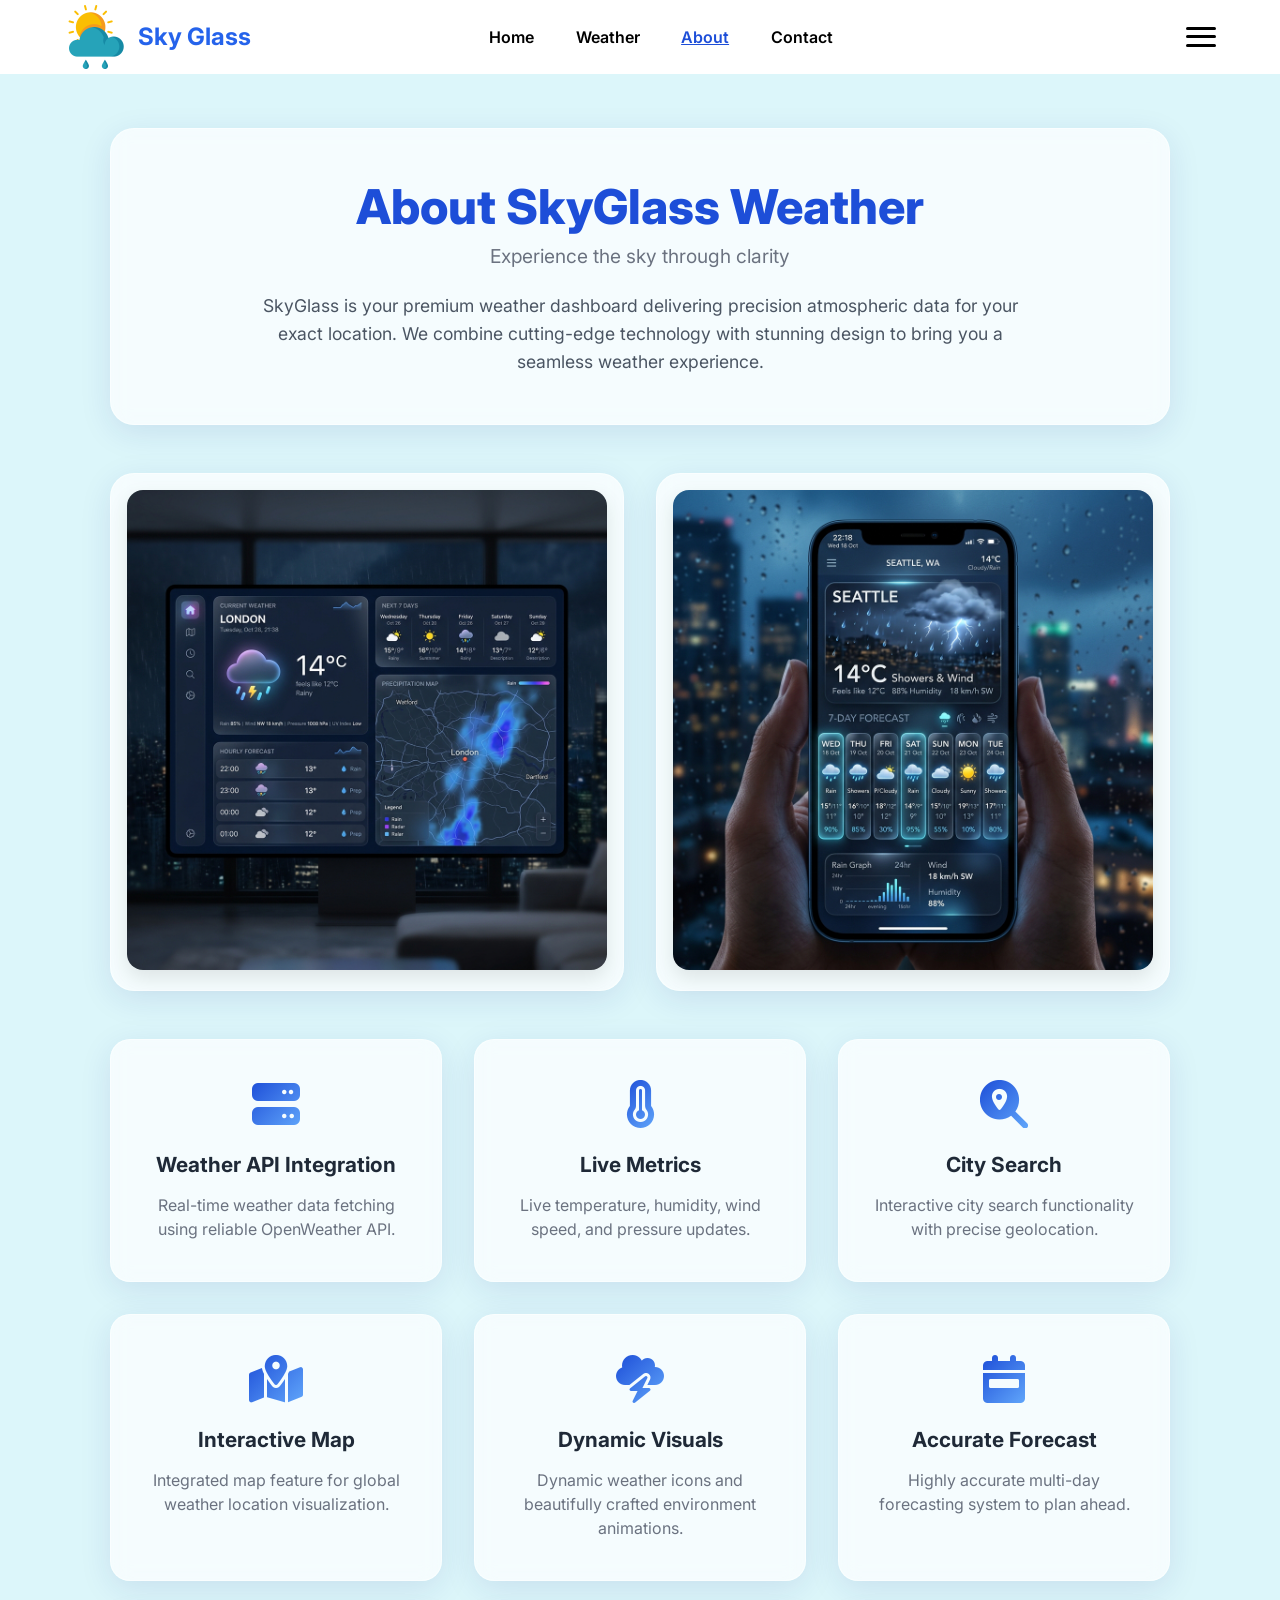
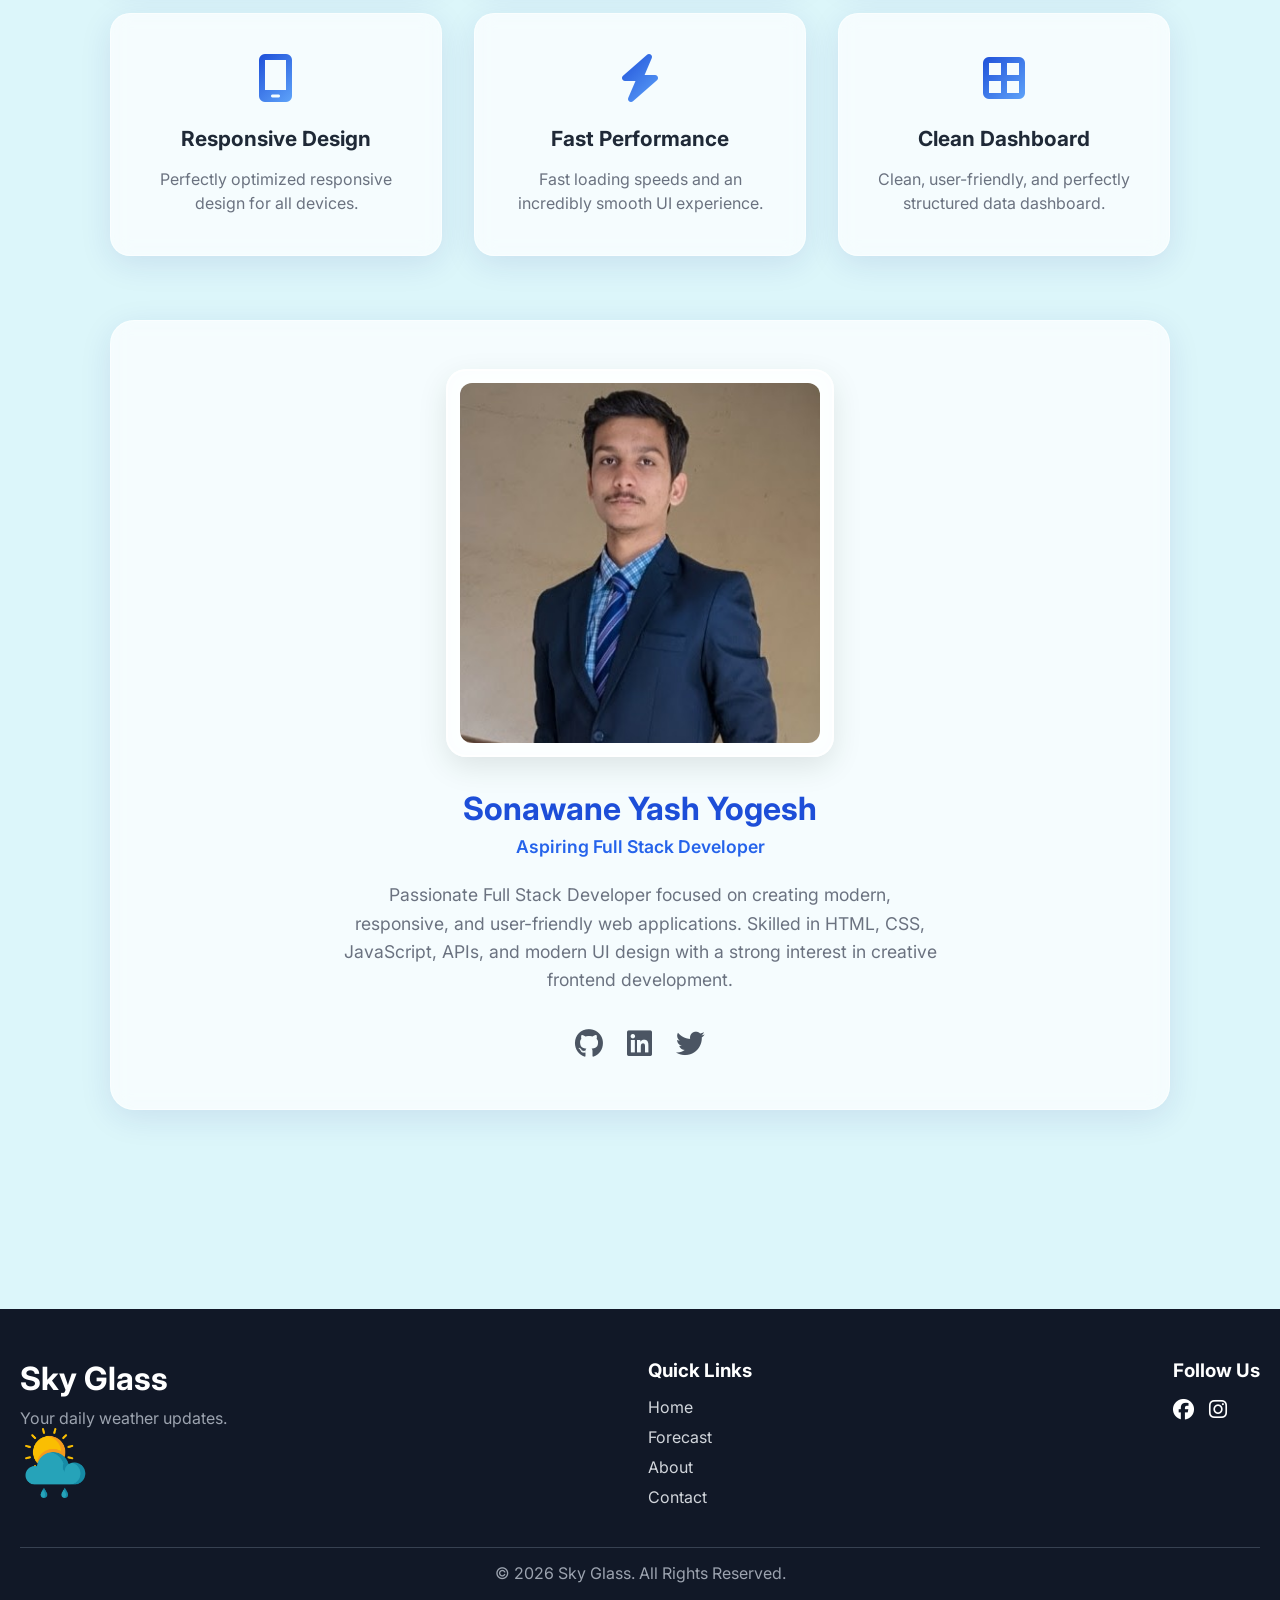
<file: about.html>
<!DOCTYPE html>
<html lang="en">

<head>
    <meta charset="UTF-8">
    <meta name="viewport" content="width=device-width, initial-scale=1.0">
    <title>About - Sky Glass</title>
    <meta name="description" content="Learn more about Sky Glass, a premium weather dashboard delivering precision atmospheric data and an elegant glassmorphism UI.">
    <meta name="keywords" content="About Sky Glass, Weather App, Live Weather, Forecast, Developer">
    <meta name="author" content="Kardile Dnyaneshwar">

    <!-- Open Graph / Social Media -->
    <meta property="og:title" content="About - Sky Glass">
    <meta property="og:description" content="Learn more about Sky Glass, a premium weather dashboard delivering precision atmospheric data.">
    <meta property="og:type" content="website">
    <meta property="og:url" content="https://sky-glasss.netlify.app/about.html">
    <meta property="og:image" content="https://sky-glasss.netlify.app/img/logobl.png">

    <!-- Twitter / X -->
    <meta name="twitter:card" content="summary_large_image">
    <meta name="twitter:title" content="About - Sky Glass">
    <meta name="twitter:description" content="Learn more about Sky Glass, a premium weather dashboard.">
    <meta name="twitter:image" content="https://sky-glasss.netlify.app/img/logobl.png">

    <meta name="robots" content="index, follow">
    <meta name="theme-color" content="#0f172a">
    <link rel="manifest" href="manifest.json">
    <link rel="apple-touch-icon" href="img/logobl.png">

    <link rel="stylesheet" href="style.css">
    <link rel="stylesheet" href="about.css">
    <link rel="preconnect" href="https://fonts.googleapis.com">
    <link rel="preconnect" href="https://fonts.gstatic.com" crossorigin>
    <link href="https://fonts.googleapis.com/css2?family=Inter:wght@400;500;600;700;800&display=swap" rel="stylesheet">
    <link rel="stylesheet" href="https://cdnjs.cloudflare.com/ajax/libs/font-awesome/6.5.2/css/all.min.css">
    <link href="https://fonts.googleapis.com/css2?family=Material+Symbols+Outlined" rel="stylesheet">
</head>

<body>
    <!-- Navbar -->
    <header id="nav">
        <div class="navbar">
            <a href="index.html" class="nav-left">
                <div class="logo"></div>
                <h2>Sky Glass</h2>
            </a>
            <div class="nav_hero">
                <div class="hero_link">
                    <a href="index.html">Home</a>
                    <a href="index.html#forc">Weather</a>
                    <a href="about.html" class="active">About</a>
                    <a href="contact.html">Contact</a>
                </div>
            </div>
            <button class="hamburger" id="hamburger-menu" aria-label="Toggle Navigation" style="background: none; border: none;">
                <span></span>
                <span></span>
                <span></span>
            </button>
        </div>

        <div class="overlay_menu" id="overlay_menu">
            <div class="menu_links">
                <a href="index.html">Home</a>
                <a href="index.html#forc">Weather</a>
                <a href="index.html#rodmap">Map</a>
                <a href="about.html" class="active">About</a>
                <a href="contact.html">Contact</a>
                <a href="about.html#developer">Developer</a>
            </div>
        </div>
    </header>

    <!-- About Section -->
    <main class="about_hero_section">
        <!-- 2. ABOUT WEBSITE SECTION -->
        <div class="about_container">
            <div class="about_header glass">
                <h1>About SkyGlass Weather</h1>
                <p class="subtitle">Experience the sky through clarity</p>
                <p class="desc">SkyGlass is your premium weather dashboard delivering precision atmospheric data for your exact
                    location. We combine cutting-edge technology with stunning design to bring you a seamless weather experience.</p>
            </div>

            <div class="about_gallery">
                <div class="gallery_img_wrapper glass" style="animation-delay: 0.1s;">
                    <img src="img/weather_preview_desktop.png" alt="Sky Glass Desktop Interface Preview" class="gallery_img" loading="lazy">
                </div>
                <div class="gallery_img_wrapper glass" style="animation-delay: 0.2s;">
                    <img src="img/weather_preview_mobile.png" alt="Sky Glass Mobile Interface Preview" class="gallery_img" loading="lazy">
                </div>
            </div>

            <div class="features_grid">
                <div class="feature_card glass" style="animation-delay: 0.1s;">
                    <i class="fa-solid fa-server feature_icon"></i>
                    <h3>Weather API Integration</h3>
                    <p>Real-time weather data fetching using reliable OpenWeather API.</p>
                </div>
                <div class="feature_card glass" style="animation-delay: 0.2s;">
                    <i class="fa-solid fa-temperature-full feature_icon"></i>
                    <h3>Live Metrics</h3>
                    <p>Live temperature, humidity, wind speed, and pressure updates.</p>
                </div>
                <div class="feature_card glass" style="animation-delay: 0.3s;">
                    <i class="fa-solid fa-magnifying-glass-location feature_icon"></i>
                    <h3>City Search</h3>
                    <p>Interactive city search functionality with precise geolocation.</p>
                </div>
                <div class="feature_card glass" style="animation-delay: 0.4s;">
                    <i class="fa-solid fa-map-location-dot feature_icon"></i>
                    <h3>Interactive Map</h3>
                    <p>Integrated map feature for global weather location visualization.</p>
                </div>
                <div class="feature_card glass" style="animation-delay: 0.5s;">
                    <i class="fa-solid fa-cloud-bolt feature_icon"></i>
                    <h3>Dynamic Visuals</h3>
                    <p>Dynamic weather icons and beautifully crafted environment animations.</p>
                </div>
                <div class="feature_card glass" style="animation-delay: 0.6s;">
                    <i class="fa-solid fa-calendar-week feature_icon"></i>
                    <h3>Accurate Forecast</h3>
                    <p>Highly accurate multi-day forecasting system to plan ahead.</p>
                </div>
                <div class="feature_card glass" style="animation-delay: 0.7s;">
                    <i class="fa-solid fa-mobile-screen feature_icon"></i>
                    <h3>Responsive Design</h3>
                    <p>Perfectly optimized responsive design for all devices.</p>
                </div>
                <div class="feature_card glass" style="animation-delay: 0.8s;">
                    <i class="fa-solid fa-bolt feature_icon"></i>
                    <h3>Fast Performance</h3>
                    <p>Fast loading speeds and an incredibly smooth UI experience.</p>
                </div>
                
                <div class="feature_card glass" style="animation-delay: 1.0s;">
                    <i class="fa-solid fa-border-all feature_icon"></i>
                    <h3>Clean Dashboard</h3>
                    <p>Clean, user-friendly, and perfectly structured data dashboard.</p>
                </div>
            </div>
        </div>

        <!-- 3. DEVELOPER SECTION -->
        <div class="developer_container" id="developer">
            <div class="developer_card glass">
                <div class="profile_img_container">
                    <div class="profile_img_wrapper">
                        <img src="img/devloper.jpeg" alt="Developer Kardile Dnyaneshwar Profile" class="profile_img" loading="lazy">
                    </div>
                </div>
                <h2>Sonawane Yash Yogesh</h2>
                <p class="role">Aspiring Full Stack Developer </p>
                <p class="intro">Passionate Full Stack Developer focused on creating modern, responsive, and
                    user-friendly web applications.
                    Skilled in HTML, CSS, JavaScript, APIs, and modern UI design with a strong interest in creative
                    frontend development.</p>
                <div class="dev_social">
                    <a href="#" aria-label="GitHub Profile"><i class="fa-brands fa-github"></i></a>
                    <a href="#" aria-label="LinkedIn Profile"><i class="fa-brands fa-linkedin"></i></a>
                    <a href="#" aria-label="Twitter Profile"><i class="fa-brands fa-twitter"></i></a>
                </div>
            </div>
        </div>
    </main>

    <!-- footer section -->
    <footer class="footer">
        <div class="footer-container">
            <div class="footer-logo">
                <h2>Sky Glass</h2>
                <p>Your daily weather updates.</p>
                <img src="img/logobl.png" alt="Sky Glass Logo" height="70px" width="70px" loading="lazy">
            </div>

            <div class="footer-links">
                <h3>Quick Links</h3>
                <ul>
                    <li><a href="index.html">Home</a></li>
                    <li><a href="index.html#wp">Forecast</a></li>
                    <li><a href="about.html">About</a></li>
                    <li><a href="contact.html">Contact</a></li>
                </ul>
            </div>

            <div class="footer-social">
                <h3>Follow Us</h3>
                <div class="social-icons">
                    <a href="#" aria-label="Facebook"><i class="fa-brands fa-facebook"></i></a>
                    <a href="#" target="_blank" rel="noopener noreferrer" aria-label="Instagram"><i
                            class="fa-brands fa-instagram"></i></a>
                </div>
            </div>
        </div>

        <div class="footer-bottom">
            <p>© 2026 Sky Glass. All Rights Reserved.</p>
        </div>
    </footer>

    <script src="script.js" defer></script>
</body>

</html>
</file>
<file: style.css>
* {
    padding: 0;
    margin: 0;
    font-family: 'Inter', sans-serif;

}

html {
    scroll-behavior: smooth;
}

body {
    background-color: #dcf6fa;
    font-family: 'Inter', sans-serif;
}

/* Nabbar */
.navbar {
    width: 100%;
    height: 4.6rem;
    background-color: white;
    display: flex;
    align-items: center;
    justify-content: space-evenly;
    position: fixed;
    top: 0%;
    z-index: 9999;
}

.nav-left {
    display: flex;
    align-items: center;
    gap: 10px;
    text-decoration: none;
    position: absolute;
    left: 4rem;
}

.logo {
    background-image: url(img/logobl.png);
    background-size: cover;
    width: 4rem;
    height: 4rem;
}

.navbar h2 {
    color: #2563EB;
    white-space: nowrap;
}

.nav_hero {
    display: flex;
    justify-content: center;
    width: 100%;
}

.hero_link {
    display: flex;
    justify-content: center;
}

.hero_link a {
    color: black;
    text-align: center;
    text-decoration: none;
    margin-left: 2.6rem;
    font-size: 1rem;
    font-family: 'Inter', sans-serif;
    font-weight: 600;
}

.hero_link a:hover {
    text-decoration: underline;
}

.hero_link a.active {
    color: #1D4ED8;
    text-decoration: underline;
}

/* Hamburger Icon */
.hamburger {
    width: 30px;
    height: 20px;
    display: flex;
    flex-direction: column;
    justify-content: space-between;
    cursor: pointer;
    z-index: 10000;
    position: absolute;
    right: 4rem;
}

.hamburger span {
    display: block;
    width: 100%;
    height: 3px;
    background-color: black;
    border-radius: 3px;
    transition: all 0.3s ease;
}

/* Hamburger active animation */
.hamburger.active span:nth-child(1) {
    transform: translateY(8.5px) rotate(45deg);
}

.hamburger.active span:nth-child(2) {
    opacity: 0;
}

.hamburger.active span:nth-child(3) {
    transform: translateY(-8.5px) rotate(-45deg);
}

/* Overlay Menu */
.overlay_menu {
    position: fixed;
    top: -100%; /* Slide down animation */
    left: 0;
    width: 100%;
    height: 100vh;
    background: rgba(255, 255, 255, 0.95);
    backdrop-filter: blur(15px);
    -webkit-backdrop-filter: blur(15px);
    z-index: 9998; /* Just below navbar */
    display: flex;
    justify-content: center;
    align-items: center;
    transition: top 0.4s ease-in-out;
}

.overlay_menu.active {
    top: 0;
}

.menu_links {
    display: flex;
    flex-direction: column;
    align-items: center;
    gap: 2rem;
}

.menu_links a {
    text-decoration: none;
    font-size: 2rem;
    color: black;
    font-weight: 700;
    font-family: 'Inter', sans-serif;
    transition: color 0.3s ease;
}

.menu_links a:hover {
    color: #2563EB;
}

.menu_links a.active {
    color: #1D4ED8;
    text-decoration: underline;
}

/* Desktop Popup Menu Override */
@media (min-width: 769px) {
    .overlay_menu {
        position: absolute;
        top: 60px;
        right: 4rem;
        left: auto;
        width: 220px;
        height: auto;
        background: rgba(220, 246, 250, 0.8);
        backdrop-filter: blur(15px);
        -webkit-backdrop-filter: blur(15px);
        border: 1px solid rgba(255, 255, 255, 0.6);
        border-radius: 16px;
        padding: 1rem;
        box-shadow: 0 10px 30px rgba(31, 38, 135, 0.15);
        
        opacity: 0;
        visibility: hidden;
        transform: translateY(-10px);
        transition: all 0.3s ease;
        display: block; /* Override flex */
    }

    .overlay_menu.active {
        opacity: 1;
        visibility: visible;
        transform: translateY(0);
        top: 4.6rem;
    }

    .menu_links {
        display: flex;
        flex-direction: column;
        gap: 0.5rem;
        align-items: flex-start;
    }

    .menu_links a {
        font-size: 1.1rem;
        color: #1F2937;
        font-weight: 600;
        transition: all 0.3s ease;
        padding: 10px 15px;
        border-radius: 8px;
        width: 100%;
        box-sizing: border-box;
    }

    .menu_links a:hover {
        color: #1D4ED8;
        background: rgba(255, 255, 255, 0.6);
        transform: translateX(5px);
    }

    .menu_links a:active {
        transform: scale(0.95) translateX(5px);
    }

    .menu_links a.active {
        color: #1D4ED8;
        background: rgba(255, 255, 255, 0.8);
        text-decoration: none;
    }
}

/* Hero Section */

.hero_section {
    width: 100%;
    height: auto;
    background-color: #dcf6fa;
}

.heroheading {
    text-align: center;
}

.heroheading h1 {
    color: #1D4ED8;
    font-size: 5rem;
    font-weight: 900;
    font-family: 'Inter', sans-serif;
    margin-top: 7rem;

}

.heroheading p {
    font-size: 1.3rem;
    text-align: center;
    color: #6B7280;
    font-weight: 400;
    font-family: 'Inter', sans-serif;
}

.p1 {
    margin-top: 2rem;
}

.p2 {
    margin-top: 0.8rem;
}

/* search input */

.input_search {
    display: flex;
    justify-content: center;
    padding: 20px;
    margin-top: 2rem;
}

.search_box {
    width: 750px;
    height: 50px;
    display: flex;
    align-items: center;
    gap: 10px;
    background: rgba(255, 255, 255, 0.7);
    padding: 12px;
    border-radius: 60px;


}

.search_box button {
    background-color: #1D4ED8;
    width: 130px;
    height: 40px;
    color: #ffffff;
    font-size: 18px;
    border-radius: 15px;
    cursor: pointer;
    border: none;
}

.search_box input {
    height: 2.6rem;
    width: 75%;
    background: rgba(255, 255, 255, 0.7);
    border-radius: 1rem;
    border: none;
    margin-left: 10px;
    padding-left: 15px;
    box-sizing: border-box;
    font-size: 1.3rem;
}

.search_box input:focus {
    outline: none;

}

/* result box */

.resultbox {
    display: flex;
    justify-content: center;
    align-items: stretch;
    flex-wrap: wrap;
    gap: 2rem;
    margin-top: 3rem;
    width: 95%;
    max-width: 1400px;
    margin-left: auto;
    margin-right: auto;
}

.box1 {
    flex: 2 1 60%;
    min-width: 320px;
    min-height: 400px;
    background-color: white;
    border-radius: 1rem;
    display: flex;
    justify-content: space-evenly;
    align-items: center;
    position: relative;
    overflow: hidden;
    background-size: cover;
    background-position: center;
    transition: background-image 0.8s ease-in-out;
    padding: 2rem;
    box-sizing: border-box;
}

.box1::before {
    content: '';
    position: absolute;
    top: 0; 
    left: 0; 
    right: 0; 
    bottom: 0;
    background: linear-gradient(135deg, rgba(0, 0, 0, 0.65) 0%, rgba(0, 0, 0, 0.1) 100%);
    z-index: 1;
    border-radius: 1rem;
    transition: background 0.8s ease-in-out;
}

.box1 > * {
    position: relative;
    z-index: 2;
}

.box2 {
    flex: 1 1 30%;
    min-width: 300px;
    min-height: 400px;
    background-color: white;
    border-radius: 1rem;
    display: flex;
    flex-direction: column;
    justify-content: center;
    padding: 2rem;
    box-sizing: border-box;
}

.left {
    width: 65%;
}

.location i {
    font-size: 1.8rem;
    color: #ffffff;
    text-shadow: 0 2px 4px rgba(0,0,0,0.5);
}

.location {
    display: flex;
    align-items: center;
    text-align: left;
}

.location p {
    font-size: 40px;
    color: #ffffff;
    font-weight: bold;
    margin-left: 15px;
    text-shadow: 0 2px 4px rgba(0,0,0,0.5);
}

.temprature {
    margin-top: 16px;
}

.fera {
    font-size: 140px;
    font-weight: 700;
    color: #ffffff;
    text-shadow: 0 4px 10px rgba(0,0,0,0.6);
    line-height: 1;
}

.ferai {
    font-size: 35px;
    color: #E5E7EB;
    font-weight: bold;
    text-shadow: 0 2px 4px rgba(0,0,0,0.5);
}

.tempinfo {
    display: flex;
    margin-top: 20px;
}

.humidity {
    height: 45px;
    width: 145px;
    background-color: rgba(255, 255, 255, 0.2);
    backdrop-filter: blur(5px);
    -webkit-backdrop-filter: blur(5px);
    border: 1px solid rgba(255, 255, 255, 0.3);
    border-radius: 15px;
    display: flex;
    align-items: center;
    justify-content: center;
}

.humidity p {
    color: #ffffff;
    font-weight: 500;
}

.wind {
    height: 45px;
    width: 145px;
    background-color: rgba(255, 255, 255, 0.2);
    backdrop-filter: blur(5px);
    -webkit-backdrop-filter: blur(5px);
    border: 1px solid rgba(255, 255, 255, 0.3);
    border-radius: 15px;
    margin-left: 10px;
    display: flex;
    align-items: center;
    justify-content: center;
}

.wind p {
    color: #ffffff;
    font-weight: 500;
}

.right {
    display: flex;
    flex-direction: column;
    align-items: center;
    justify-content: center;
}

.right i {
    color: #ffffff;
    font-size: 150px;
    font-weight: bold;
    text-shadow: 0 4px 10px rgba(0,0,0,0.5);
}

.right p {
    font-size: 1.2rem;
    font-weight: 700;
    margin-top: 1rem;
    text-align: center;
    color: #ffffff;
    text-shadow: 0 2px 4px rgba(0,0,0,0.5);
}

#ut {
    color: #6B7280;
    font-family: 'Inter', sans-serif;
    font-weight: 600;
}

.uvhead {
    display: flex;
    justify-content: space-between;
    align-items: center;
    width: 80%;
    margin: 0 auto;
}

.uvhead i {
    font-size: 2rem;
}

#uvindex {
    text-align: center;
    font-size: 5rem;
    font-weight: 700;
    margin-top: 1rem;
    color: #1D4ED8;
}

#uvstate {
    text-align: center;
    margin-top: 0.5rem;
    color: #6B7280;
}

.progress {
    width: 80%;
    margin-top: 1.5rem;
    height: 0.6rem;
    background-color: #e0e0e0;
    margin: 1.5rem auto 0 auto;
    border-radius: 6px;
}

.fill {
    height: 0.6rem;
    width: 40%;
    background-color: #1D4ED8;
    position: relative;
    left: 0;
    border-radius: 6px;
}

#pm {
    text-align: center;
    margin-top: 1rem;
    color: #6B7280;
}

/* weakly forcast */
#wp {
    margin-top: 3.1rem;
    margin-left: 2.5rem;
    color: #2563EB;
    font-size: 2.5rem;
    font-weight: 600;

}

.forecast-section {
    width: 90%;
    margin: auto;
}


.forecast-grid {
    display: grid;
    grid-template-columns: repeat(5, 1fr);
    gap: 20px;
}

.forecast-card {
    border-radius: 20px;
    background-color: white;
    height: auto;
    padding: 25px;
    text-align: center;
    transition: 0.3s;
}


.forecast-card h4 {
    color: #6b7280;
}

.forecast-card span {
    font-size: 55px;
    color: #2563eb;

    margin: 15px 0;
}

.forecast-card h3 {
    color: #1d4ed8;
    margin-bottom: 10px;
}

.forecast-card p {
    color: #6b7280;
}

#rodmap {
    width: 100%;
    padding: 5rem 5% 2rem;
    box-sizing: border-box;
    display: flex;
    justify-content: center;
}

.map_container {
    width: 100%;
    max-width: 1200px;
    background: rgba(255, 255, 255, 0.7);
    backdrop-filter: blur(10px);
    -webkit-backdrop-filter: blur(10px);
    border: 1px solid rgba(255, 255, 255, 0.5);
    box-shadow: 0 8px 32px 0 rgba(31, 38, 135, 0.1);
    border-radius: 24px;
    overflow: hidden;
    transition: all 0.3s ease;
    position: relative;
    z-index: 1;
    display: flex;
    flex-direction: column;
}

.map_container:hover {
    box-shadow: 0 15px 40px 0 rgba(31, 38, 135, 0.2);
    transform: translateY(-5px);
}

.map_header_inside {
    text-align: center;
    padding: 1.5rem 1rem 1rem;
}

#map_title {
    color: #1D4ED8;
    font-size: 1.8rem;
    font-weight: 800;
    margin-bottom: 0;
    font-family: 'Inter', sans-serif;
}

.map_view {
    width: 100%;
    height: 70vh;
}

.map:hover {
    box-shadow: 0 15px 40px 0 rgba(31, 38, 135, 0.2);
    transform: translateY(-5px);
}

/* footer */

.footer {
    background-color: #111827;
    color: white;
    padding: 50px 20px 20px;
    margin-top: 15vh;
}

.footer-container {
    display: flex;
    justify-content: space-between;
    flex-wrap: wrap;
    gap: 30px;
}

.footer-logo h2 {
    font-size: 2rem;
    margin-bottom: 10px;
}

.footer-logo p {
    color: #9CA3AF;
}

.footer-links h3,
.footer-social h3 {
    margin-bottom: 15px;
}

.footer-links ul {
    list-style: none;
}

.footer-links ul li {
    margin-bottom: 10px;
}

.footer-links ul li a {
    text-decoration: none;
    color: #D1D5DB;
    transition: 0.3s;
}

.footer-links ul li a:hover {
    color: white;
}

.social-icons {
    display: flex;
    gap: 15px;
}

.social-icons a {
    color: white;
    font-size: 1.3rem;
    transition: 0.3s;
}

.social-icons a:hover {
    transform: translateY(-5px);
}

.footer-bottom {
    border-top: 1px solid #374151;
    margin-top: 30px;
    padding-top: 15px;
    text-align: center;
    color: #9CA3AF;
}


/* responsive */

/* =========================
   LAPTOP / DESKTOP RESPONSIVE
========================= */

@media (max-width: 1200px) {
    .resultbox {
        flex-direction: column;
        align-items: center;
    }

    .installbtn {
        display: none;
    }
    
    .box1, .box2 {
        width: 100%;
        max-width: 800px; /* Limit width nicely when stacked */
        flex: none; /* Override base flex to just be block-like */
    }
}

/* =========================
   TABLET
========================= */

@media (max-width: 64rem){

    .navbar{
        padding: 0 1.25rem;
    }

    .nav-left {
        left: 1.5rem;
    }

    .navbar h2{
        font-size: 1.5rem;
    }

    .nav_hero{
        width: auto;
    }

    .hero_link{
        gap: 1rem;
    }

    .hero_link a{
        margin-left: 0;
        font-size: 0.95rem;
    }

    .hamburger{
        right: 2rem;
    }

    .heroheading h1{
        font-size: 3.5rem;
        text-align: center;
    }

    .resultbox{
        flex-direction: column;
        align-items: center;
        gap: 1.5rem;
    }

    .box1,
    .box2{
        width: 90%;
    }

    .box1{
        height: auto;
        padding: 1.25rem;
    }

    .box2{
        margin-right: 0;
        height: auto;
        padding-bottom: 2rem;
    }

    .forecast-grid{
        grid-template-columns: repeat(2, 1fr);
        gap: 1rem;
    }

    .map_view{
        width: 100%;
        height: 60vh;
    }
}


/* =========================
   MOBILE NAVBAR FIX
========================= */

@media (max-width:768px){

    .navbar{
        width: 100%;
        height: 4.5rem;
        display: flex;
        align-items: center;
        justify-content: space-between;
        padding: 0 15px;
        position: fixed;
        top: 0;
        left: 0;
        background-color: white;
        z-index: 9999;
    }

    /* Left Side Logo + Text */
    .nav-left{
        display: flex;
        align-items: center;
        gap: 10px;
        text-decoration: none;
    }

    /* Logo */
    .logo{
        position: static;
        width: 3rem;
        height: 3rem;
        background-size: cover;
        flex-shrink: 0;
    }

    /* Sky Glass Text */
    .navbar h2{
        position: static;
        font-size: 1.3rem;
        color: #2563EB;
        margin-left: 0;
        white-space: nowrap;
    }

    /* Hide Center Links */
    .nav_hero{
        display: none;
    }

    .hamburger{
      
        margin-right: 1.5rem;
    }

    /* Hero */
    .heroheading h1{
        font-size: 2.5rem;
        margin-top: 8rem;
        padding: 0 10px;
        text-align: center;
    }

    .heroheading p{
        font-size: 1rem;
        padding: 0 15px;
        text-align: center;
    }

    /* Search Box */
    .search_box{
        width: 100%;
        height: auto;
        flex-direction: column;
        border-radius: 20px;
        padding: 15px;
        gap: 15px;
    }

    .search_box input{
        width: 100%;
        font-size: 1rem;
    }

    .search_box button{
        width: 100%;
    }

    /* Result Box */
    .resultbox{
        flex-direction: column;
        align-items: center;
        gap: 20px;
    }

    .box1,
    .box2{
        width: 92%;
        height: auto;
    }

    .box1{
        flex-direction: column;
        align-items: center;
        text-align: center;
        padding: 20px;
    }

    .left{
        width: 100%;
    }

    .location{
        justify-content: center;
    }

    .location p{
        font-size: 1.7rem;
    }

    .fera{
        font-size: 4.5rem;
    }

    .ferai{
        font-size: 1.4rem;
    }

    .tempinfo{
        justify-content: center;
        flex-wrap: wrap;
        gap: 10px;
    }

    .wind{
        margin-left: 0;
    }

    .right i{
        font-size: 5rem;
        margin-top: 2rem;
    }

    .right p{
        margin-top: 1rem;
    }

    /* UV Box */
    .box2{
        text-align: center;
        padding-bottom: 30px;
    }

    .uvhead{
        justify-content: center;
        gap: 10px;
    }

    #ut{
        width: auto;
        margin-left: 0;
    }

    #uvindex{
        font-size: 3.5rem;
    }

    .progress{
        width: 85%;
        margin-left: auto;
        margin-right: auto;
    }

    #pm{
        padding: 0 10px;
    }

    /* Forecast */
    .forecast-grid{
        grid-template-columns: 1fr;
    }

    /* Map */
    #rodmap {
        padding: 4rem 5% 1.5rem;
    }

    .map_header_inside {
        padding: 1.2rem 1rem 1rem;
    }

    #map_title {
        font-size: 1.4rem;
    }

    .map_view {
        width: 100%;
        height: 55vh;
        margin: 0;
    }

    /* Footer */
    .footer-container{
        flex-direction: column;
        text-align: center;
    }

    .social-icons{
        justify-content: center;
    }
}
</file>
<file: about.css>
/* About Page Specific Styles */

.about_hero_section {
    width: 100%;
    min-height: 100vh;
    padding-top: 8rem; /* to account for fixed navbar */
    padding-bottom: 4rem;
    background-color: #dcf6fa;
    display: flex;
    flex-direction: column;
    align-items: center;
    gap: 4rem;
}

.glass {
    background: rgba(255, 255, 255, 0.7);
    backdrop-filter: blur(10px);
    -webkit-backdrop-filter: blur(10px);
    border: 1px solid rgba(255, 255, 255, 0.5);
    box-shadow: 0 8px 32px 0 rgba(31, 38, 135, 0.1);
}

.about_container, .developer_container {
    width: 100%;
    max-width: 1100px;
    padding: 0 20px;
    box-sizing: border-box;
    margin: 0 auto;
    animation: fadeIn 1s ease-out;
}

.about_header {
    text-align: center;
    border-radius: 24px;
    padding: 3rem;
    margin-bottom: 3rem;
    transition: transform 0.3s ease, box-shadow 0.3s ease;
}

.about_header:hover {
    transform: translateY(-5px);
    box-shadow: 0 15px 40px 0 rgba(31, 38, 135, 0.15);
}

.about_header h1 {
    color: #1D4ED8;
    font-size: 3rem;
    font-weight: 800;
    margin-bottom: 0.5rem;
}

.about_header .subtitle {
    color: #6B7280;
    font-size: 1.2rem;
    margin-bottom: 1.5rem;
}

.about_header .desc {
    color: #4B5563;
    font-size: 1.1rem;
    line-height: 1.6;
    max-width: 800px;
    margin: 0 auto;
}

.about_gallery {
    display: flex;
    justify-content: center;
    gap: 2rem;
    margin-bottom: 3rem;
    flex-wrap: wrap;
}

.gallery_img_wrapper {
    flex: 1;
    min-width: 300px;
    max-width: 500px;
    border-radius: 24px;
    padding: 1rem;
    transition: all 0.4s ease;
    animation: fadeIn 0.8s ease-out backwards;
}

.gallery_img_wrapper:hover {
    transform: translateY(-10px) scale(1.02);
    box-shadow: 0 20px 40px 0 rgba(31, 38, 135, 0.25);
    background: rgba(255, 255, 255, 0.9);
}

.gallery_img {
    width: 100%;
    height: auto;
    border-radius: 16px;
    box-shadow: 0 8px 20px rgba(0,0,0,0.1);
}

.features_grid {
    display: grid;
    grid-template-columns: repeat(auto-fit, minmax(300px, 1fr));
    gap: 2rem;
}

.feature_card {
    border-radius: 20px;
    padding: 2.5rem 2rem;
    text-align: center;
    transition: all 0.3s ease;
    animation: fadeIn 0.8s ease-out backwards;
}

.feature_card:hover {
    transform: translateY(-10px);
    box-shadow: 0 20px 40px 0 rgba(31, 38, 135, 0.2);
    background: rgba(255, 255, 255, 0.9);
}

.feature_icon {
    font-size: 3rem;
    color: #2563EB;
    margin-bottom: 1.5rem;
    background: linear-gradient(135deg, #1D4ED8, #60A5FA);
    -webkit-background-clip: text;
    -webkit-text-fill-color: transparent;
    transition: transform 0.3s ease;
}

.feature_card:hover .feature_icon {
    transform: scale(1.1);
}

.feature_card h3 {
    color: #1F2937;
    font-size: 1.3rem;
    font-weight: 700;
    margin-bottom: 1rem;
}

.feature_card p {
    color: #6B7280;
    font-size: 1rem;
    line-height: 1.5;
}

/* Developer Section */
#developer {
    scroll-margin-top: 6rem;
}

#developer:target .developer_card {
    animation: highlightCard 2s ease-out;
}

@keyframes highlightCard {
    0% {
        box-shadow: 0 8px 32px 0 rgba(31, 38, 135, 0.1);
    }
    30% {
        box-shadow: 0 0 40px 0 rgba(37, 99, 235, 0.6);
        transform: scale(1.02);
    }
    100% {
        box-shadow: 0 8px 32px 0 rgba(31, 38, 135, 0.1);
        transform: scale(1);
    }
}

.developer_card {
    border-radius: 24px;
    padding: 3rem;
    text-align: center;
    transition: transform 0.3s ease, box-shadow 0.3s ease;
}

.developer_card:hover {
    transform: translateY(-5px);
    box-shadow: 0 15px 40px 0 rgba(31, 38, 135, 0.15);
}

.profile_img_container {
    width: 360px;
    height: 360px;
    margin: 0 auto 2rem;
    padding: 12px;
    background: rgba(255, 255, 255, 0.4);
    backdrop-filter: blur(12px);
    -webkit-backdrop-filter: blur(12px);
    border: 2px solid rgba(255, 255, 255, 0.8);
    border-radius: 20px;
    box-shadow: 0 10px 30px rgba(0, 0, 0, 0.1);
    display: flex;
    justify-content: center;
    align-items: center;
    transition: all 0.4s ease;
}

.profile_img_container:hover {
    box-shadow: 0 20px 45px rgba(29, 78, 216, 0.25);
    transform: translateY(-5px);
}

.profile_img_wrapper {
    width: 100%;
    height: 100%;
    border-radius: 12px;
    overflow: hidden;
}

.profile_img {
    width: 100%;
    height: 100%;
    object-fit: cover;
    transition: transform 0.5s ease;
}

.profile_img_wrapper:hover .profile_img {
    transform: scale(1.1);
}

.developer_card h2 {
    color: #1D4ED8;
    font-size: 2rem;
    font-weight: 700;
    margin-bottom: 0.5rem;
}

.developer_card .role {
    color: #2563EB;
    font-size: 1.1rem;
    font-weight: 600;
    margin-bottom: 1.5rem;
}

.developer_card .intro {
    color: #6B7280;
    font-size: 1.1rem;
    line-height: 1.6;
    max-width: 600px;
    margin: 0 auto 2rem;
}

.dev_social {
    display: flex;
    justify-content: center;
    gap: 1.5rem;
}

.dev_social a {
    color: #4B5563;
    font-size: 1.8rem;
    transition: all 0.3s ease;
}

.dev_social a:hover {
    color: #1D4ED8;
    transform: scale(1.1) translateY(-3px);
    text-shadow: 0 5px 15px rgba(29, 78, 216, 0.4);
}

/* Navbar active state */
.hero_link a.active {
    color: #1D4ED8;
    text-decoration: underline;
}

/* Animations */
@keyframes fadeIn {
    from {
        opacity: 0;
        transform: translateY(20px);
    }
    to {
        opacity: 1;
        transform: translateY(0);
    }
}

/* Responsive adjustments */
@media (max-width: 768px) {
    .about_hero_section {
        padding-top: 6rem;
    }
    
    .about_header {
        padding: 2rem;
        margin-bottom: 2rem;
    }
    
    .about_header h1 {
        font-size: 2.2rem;
    }
    
    .features_grid {
        grid-template-columns: 1fr;
    }
    
    .developer_card {
        padding: 1.5rem;
    }

    .profile_img_container {
        width: 240px;
        height: 240px;
        max-width: 100%;
        margin: 0 auto 1.5rem;
    }
}
</file>
